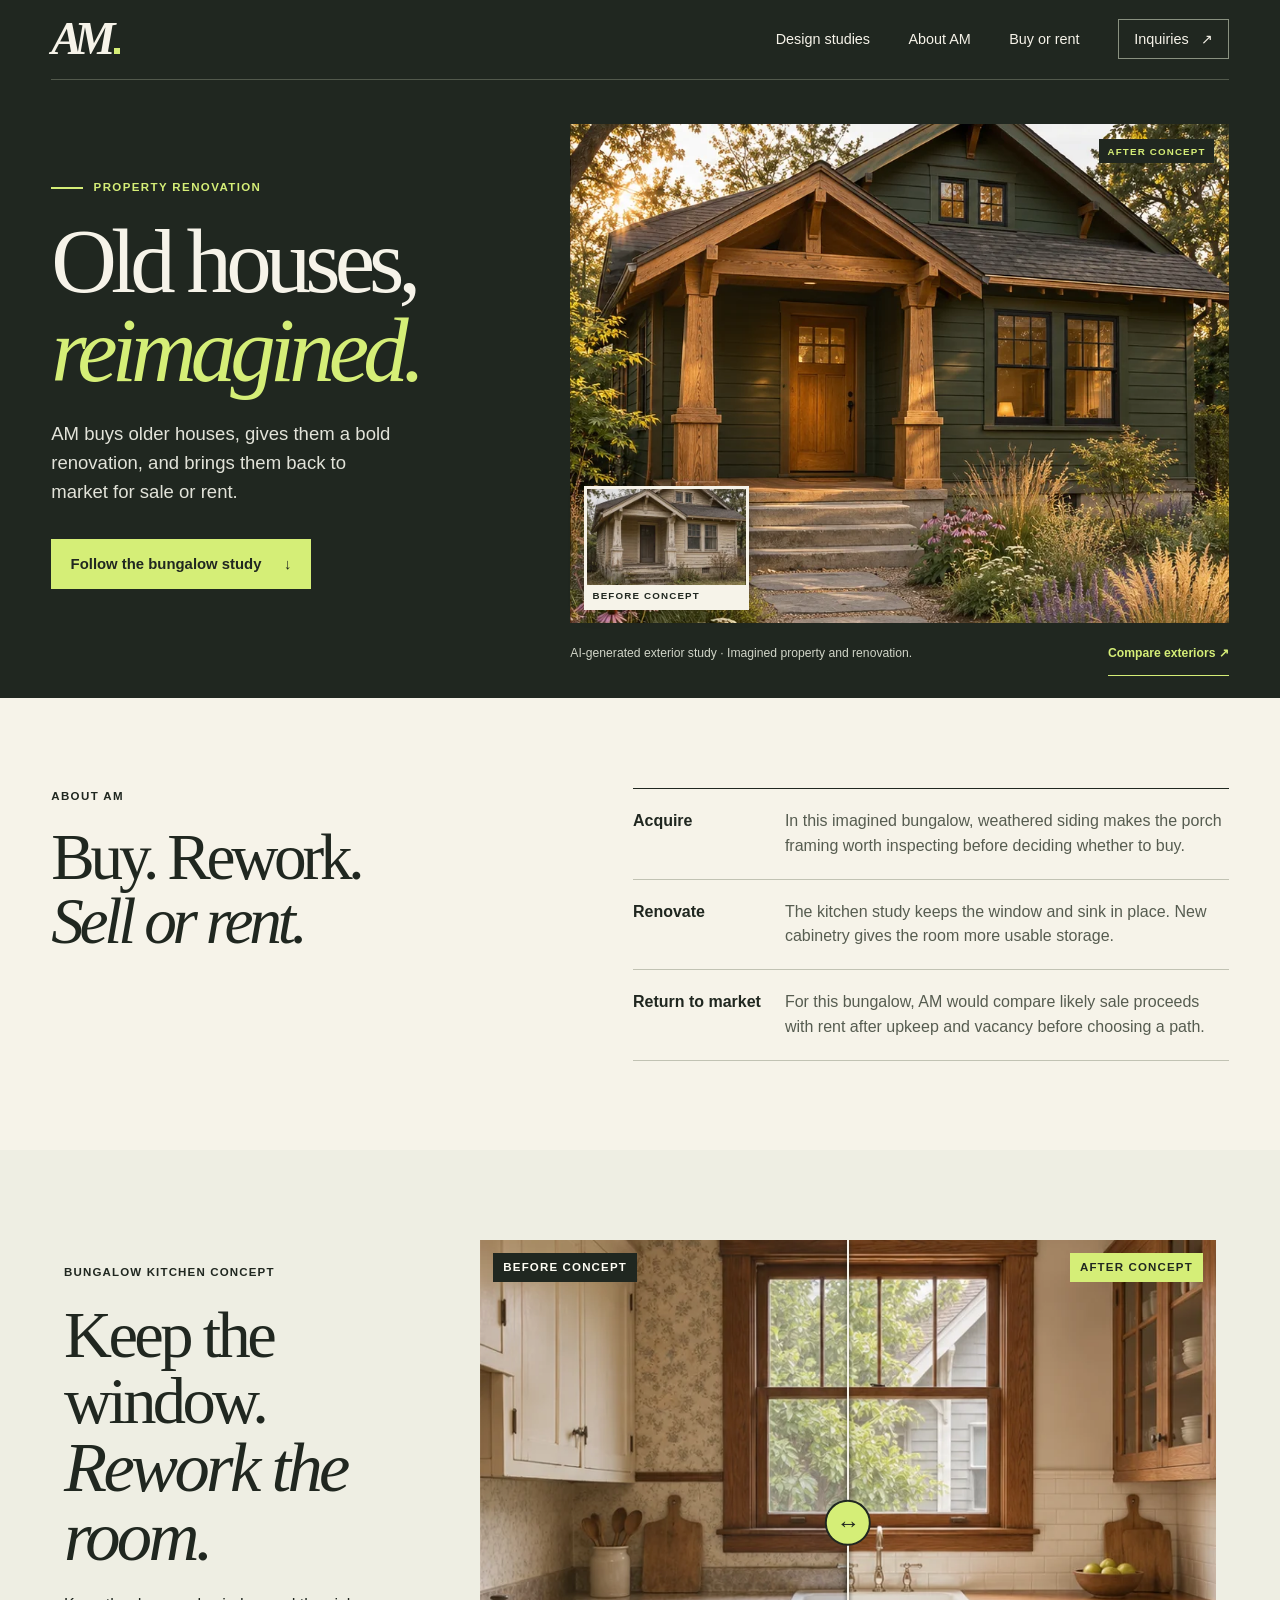
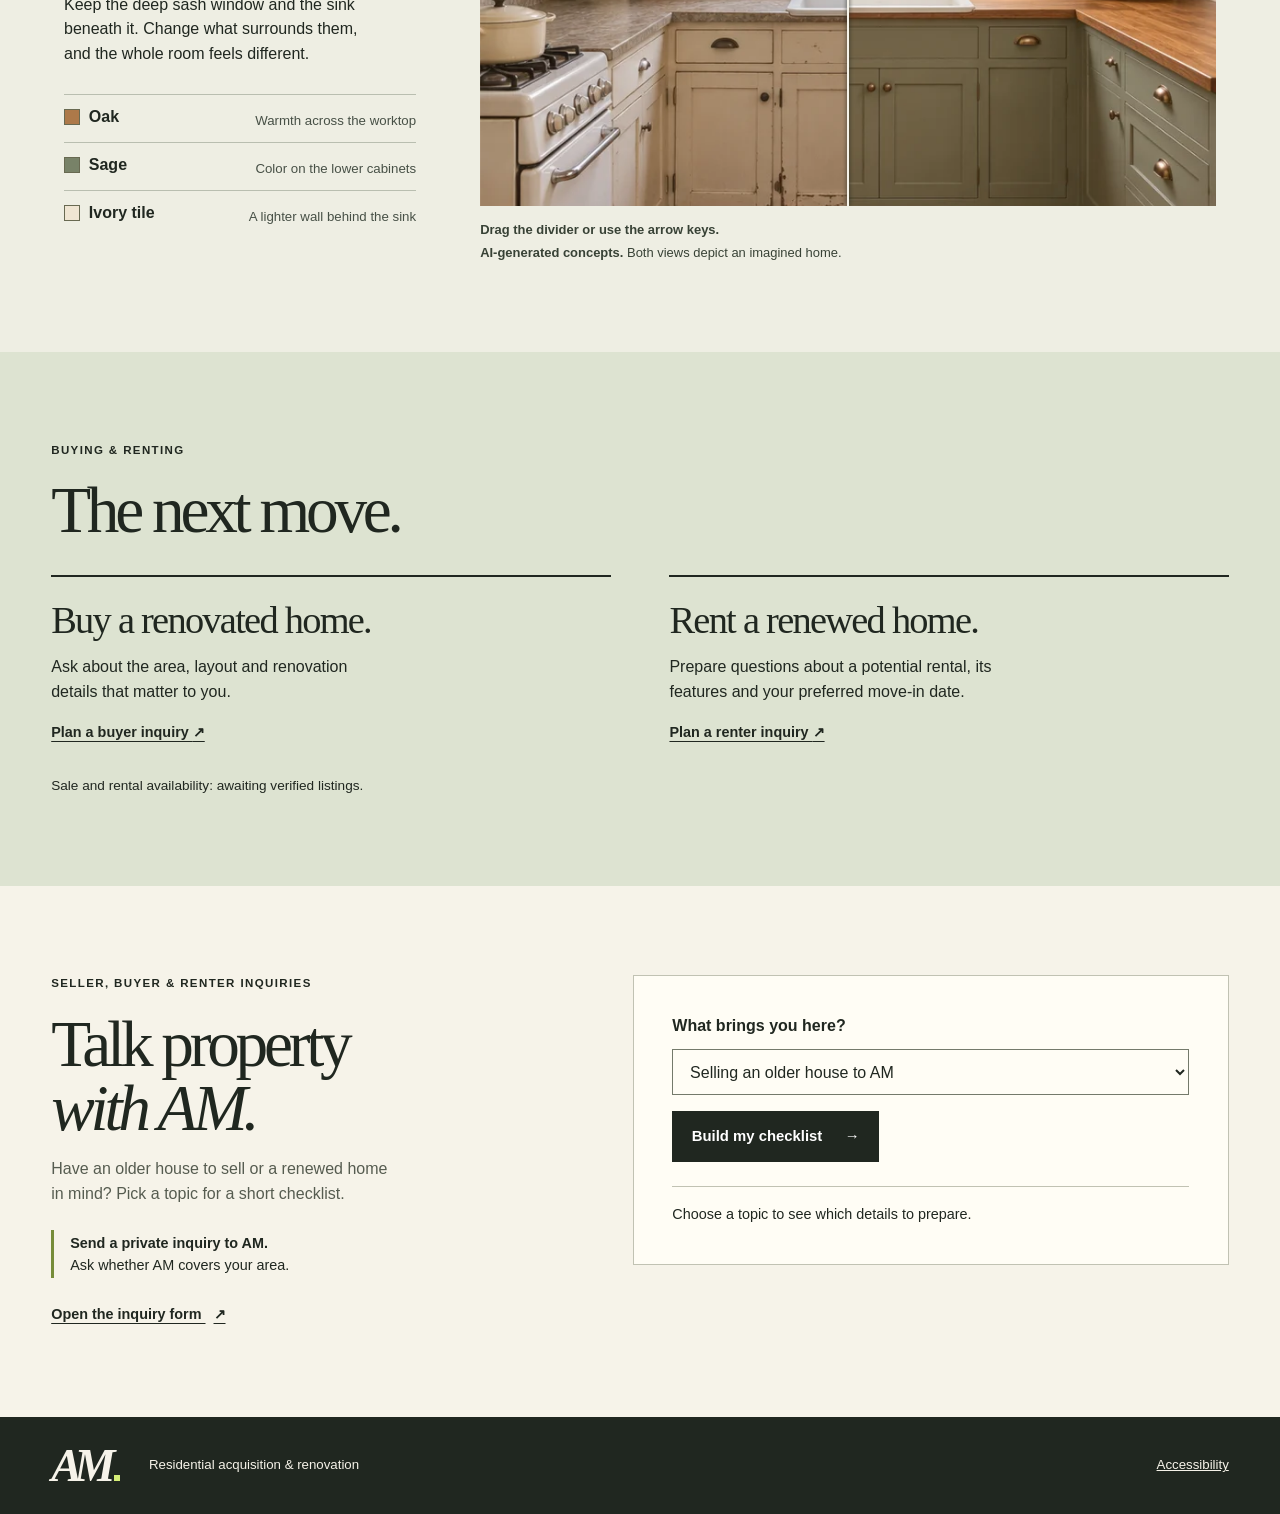
<file: index.html>
<!doctype html>
<html lang="en">
<head>
  <meta charset="utf-8">
  <meta name="viewport" content="width=device-width, initial-scale=1">
  <meta name="robots" content="noindex,nofollow">
  <meta name="description" content="AM buys older houses, renovates them and brings them back to market for sale or rent. Explore illustrated renovation concepts.">
  <title>AM | Older houses, reimagined</title>
  <link rel="stylesheet" href="styles.css">
  <link rel="stylesheet" href="gallery.css">
  <script src="app.js" defer></script>
  <script src="gallery.js" defer></script>
</head>
<body>
  <a class="skip" href="#main">Skip to content</a>
  <header class="masthead">
    <div class="wrap masthead-inner">
      <a class="brand" href="./" aria-label="AM home">AM<span class="brand-dot" aria-hidden="true"></span></a>
      <nav aria-label="Main navigation">
        <a href="#gallery">Design studies</a>
        <a href="#about">About AM</a>
        <a href="#homes">Buy or rent</a>
        <a class="nav-action" href="#inquiry">Inquiries <span aria-hidden="true">↗</span></a>
      </nav>
    </div>
  </header>
  <main id="main">
    <section class="hero" aria-labelledby="hero-title">
      <div class="wrap hero-layout">
        <div class="hero-copy">
          <p class="eyebrow"><span class="keyline" aria-hidden="true"></span> Property renovation</p>
          <h1 id="hero-title">Old houses,<br><em>reimagined.</em></h1>
          <p class="hero-lead">AM buys older houses, gives them a bold renovation, and brings them back to market for sale or rent.</p>
          <a class="button button-lime" href="#about">Follow the bungalow study <span aria-hidden="true">↓</span></a>
        </div>
        <figure class="hero-study">
          <div class="hero-art">
            <img class="after-img" src="assets/exterior-after.webp" alt="AI concept of a restored bungalow with a deep green exterior and a renewed porch." width="887" height="887" fetchpriority="high">
            <span class="photo-tab after-tab">After concept</span>
            <div class="before-frame"><button class="thumb-trigger" type="button" aria-label="Compare bungalow exteriors" aria-haspopup="dialog" hidden></button>
              <img src="assets/exterior-before.webp" alt="AI concept of the same bungalow before renovation, with weathered siding." width="384" height="384">
              <span class="photo-tab">Before concept</span>
            </div>
          </div>
          <figcaption>AI-generated exterior study · Imagined property and renovation.
            <button class="expand-study" id="open-exterior" type="button" aria-haspopup="dialog" hidden>Compare exteriors <span aria-hidden="true">↗</span></button>
          </figcaption>
        </figure>
      </div>
    </section>
    <dialog class="exterior-dialog" id="exterior-dialog" aria-labelledby="exterior-title">
      <div class="dialog-heading">
        <h2 id="exterior-title">Exterior comparison</h2>
        <form method="dialog"><button class="dialog-close" autofocus>Close</button></form>
      </div>
      <figure>
        <img src="assets/exterior-study.webp" loading="lazy" width="1500" height="750" alt="Side-by-side bungalow concepts, from peeling cream clapboards to forest-green siding, oak porch posts and a stone path.">
        <div class="exterior-labels"><span>Before concept</span><span>After concept</span></div>
        <figcaption>AI-generated concepts. Both views depict an imagined property and renovation.</figcaption>
      </figure>
    </dialog>
    <section class="process wrap" id="about" aria-labelledby="process-title">
      <div class="process-heading">
        <p class="eyebrow">About AM</p>
        <h2 id="process-title">Buy. Rework.<br><em>Sell or rent.</em></h2>
      </div>
      <dl class="process-list">
        <div><dt>Acquire</dt><dd>In this imagined bungalow, weathered siding makes the porch framing worth inspecting before deciding whether to buy.</dd></div>
        <div><dt>Renovate</dt><dd>The kitchen study keeps the window and sink in place. New cabinetry gives the room more usable storage.</dd></div>
        <div><dt>Return to market</dt><dd>For this bungalow, AM would compare likely sale proceeds with rent after upkeep and vacancy before choosing a path.</dd></div>
      </dl>
    </section>
<section class="renovation-study" id="gallery" aria-labelledby="gallery-title">
  <div class="study-layout">
    <div class="study-copy">
      <p class="study-kicker">Bungalow kitchen concept</p>
      <h2 id="gallery-title">Keep the window.<br><em>Rework the room.</em></h2>
      <p class="study-intro">Keep the deep sash window and the sink beneath it. Change what surrounds them, and the whole room feels different.</p>

    </div>
    <figure class="kitchen-study">
      <div class="study-view">
        <div class="study-scene study-original">
          <img src="assets/kitchen-study.webp" loading="lazy" decoding="async" width="1600" height="800" alt="Before concept: chipped cream cabinets, worn laminate and floral wallpaper around the sink.">
          <span class="study-label">Before concept</span>
        </div>
        <div class="study-scene study-renewed">
          <img src="assets/kitchen-study.webp" loading="lazy" decoding="async" width="1600" height="800" alt="After concept: the same sash window framed by oak cabinets, ivory tile and sage-painted drawers.">
          <span class="study-label">After concept</span>
        </div>
        <div class="study-divider" aria-hidden="true" hidden><span>↔</span></div>
        <input type="range" id="kitchen-reveal" min="0" max="100" step="1" value="50" aria-label="Compare before and after kitchen concepts" aria-describedby="kitchen-guide" hidden>
      </div>
      <figcaption>
        <span id="kitchen-guide" hidden>Drag the divider or use the arrow keys.</span>
        <span><strong>AI-generated concepts.</strong> Both views depict an imagined home.</span>
      </figcaption>
    </figure>
      <dl class="study-palette">
        <div><dt><i class="swatch swatch-oak" aria-hidden="true"></i>Oak</dt><dd>Warmth across the worktop</dd></div>
        <div><dt><i class="swatch swatch-sage" aria-hidden="true"></i>Sage</dt><dd>Color on the lower cabinets</dd></div>
        <div><dt><i class="swatch swatch-ivory" aria-hidden="true"></i>Ivory tile</dt><dd>A lighter wall behind the sink</dd></div>
      </dl>
  </div>
</section>
    <section class="paths-section" id="homes" aria-labelledby="homes-title">
      <div class="wrap">
        <p class="eyebrow">Buying &amp; renting</p>
        <h2 id="homes-title">The next move.</h2>
        <div class="paths">
          <article><h3>Buy a renovated home.</h3><p>Ask about the area, layout and renovation details that matter to you.</p><a href="#inquiry" data-topic="buy">Plan a buyer inquiry <span aria-hidden="true">↗</span></a></article>
          <article><h3>Rent a renewed home.</h3><p>Prepare questions about a potential rental, its features and your preferred move-in date.</p><a href="#inquiry" data-topic="rent">Plan a renter inquiry <span aria-hidden="true">↗</span></a></article>
        </div>
        <p class="availability-note">Sale and rental availability: awaiting verified listings.</p>
      </div>
    </section>
    <section class="inquiry wrap" id="inquiry" aria-labelledby="inquiry-title">
      <div><p class="eyebrow">Seller, buyer &amp; renter inquiries</p>
        <h2 id="inquiry-title">Talk property<br><em>with AM.</em></h2>
        <p class="measure">Have an older house to sell or a renewed home in mind? Pick a topic for a short checklist.</p>
        <p class="notice"><strong>Send a private inquiry to AM.</strong><br>Ask whether AM covers your area.</p>
        <a class="text-link" href="inquiry/">Open the inquiry form <span aria-hidden="true">↗</span></a>
      </div>
      <div class="planner">
        <label for="interest">What brings you here?</label>
        <select id="interest">
          <option value="sell">Selling an older house to AM</option>
          <option value="buy">Buying a renovated home</option>
          <option value="rent">Renting a home</option>
        </select>
        <button class="button" id="prepare" type="button">Build my checklist <span aria-hidden="true">→</span></button>
        <div id="checklist" aria-live="polite" role="status"><p>Choose a topic to see which details to prepare.</p></div>
        <noscript><p>JavaScript is off. Prepare your general area, timing and questions about the house.</p></noscript>
      </div>
    </section>
  </main>
  <footer><div class="wrap footer-inner">
    <a class="brand" href="./" aria-label="AM home">AM<span class="brand-dot" aria-hidden="true"></span></a>
    <span>Residential acquisition &amp; renovation</span>
    <a href="accessibility/">Accessibility</a>
  </div></footer>
</body>
</html>
</file>
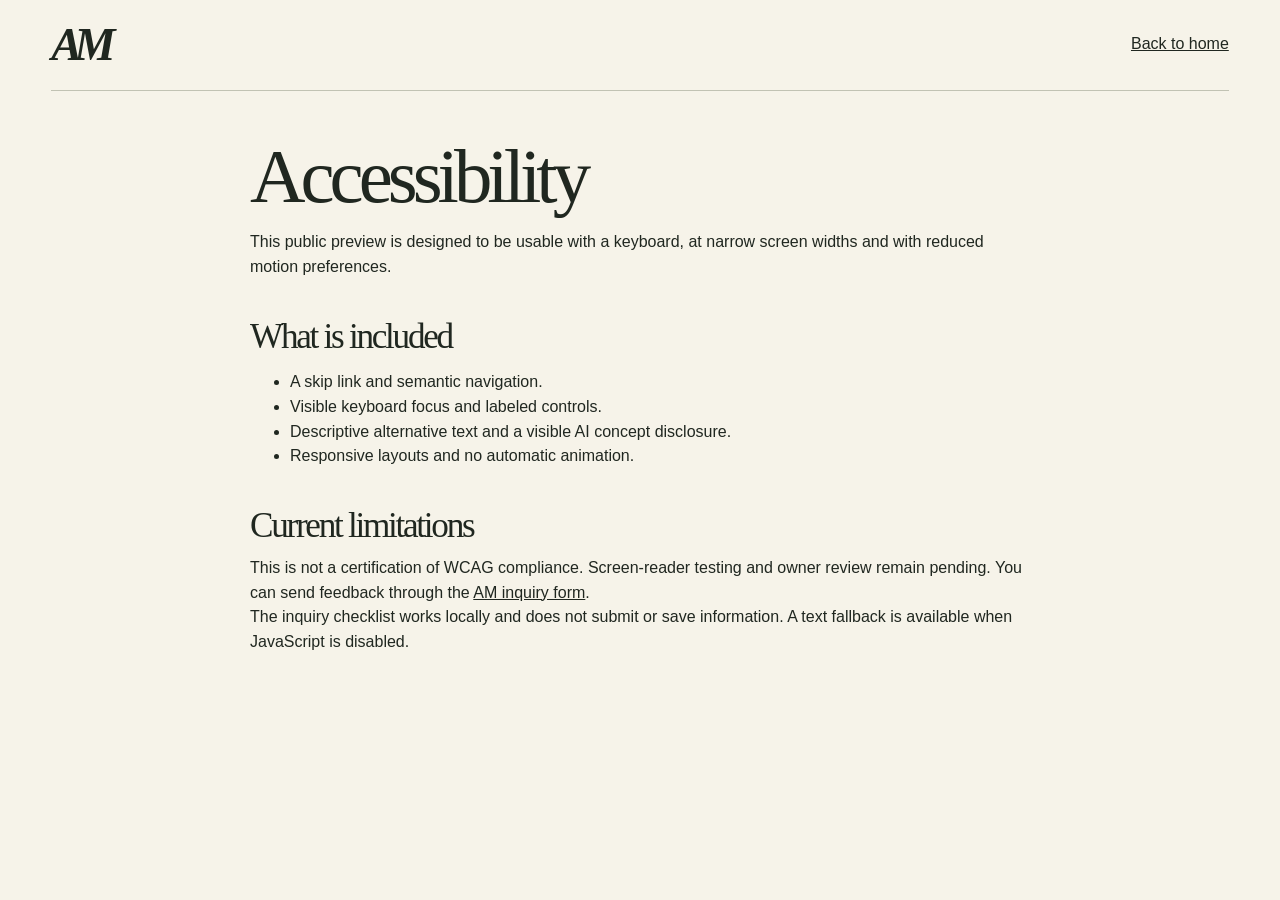
<file: accessibility/index.html>
<!doctype html><html lang="en"><head><meta charset="utf-8"><meta name="viewport" content="width=device-width,initial-scale=1"><meta name="robots" content="noindex,nofollow"><title>Accessibility | AM</title><link rel="stylesheet" href="../styles.css"></head><body><a class="skip" href="#main">Skip to content</a><header class="wrap"><a class="brand" href="../">AM<span>Homes, renewed.</span></a><a href="../">Back to home</a></header><main id="main" class="wrap statement"><h1>Accessibility</h1><p>This public preview is designed to be usable with a keyboard, at narrow screen widths and with reduced motion preferences.</p><h2>What is included</h2><ul><li>A skip link and semantic navigation.</li><li>Visible keyboard focus and labeled controls.</li><li>Descriptive alternative text and a visible AI concept disclosure.</li><li>Responsive layouts and no automatic animation.</li></ul><h2>Current limitations</h2><p>This is not a certification of WCAG compliance. Screen-reader testing and owner review remain pending. You can send feedback through the <a href="../inquiry/">AM inquiry form</a>.</p><p>The inquiry checklist works locally and does not submit or save information. A text fallback is available when JavaScript is disabled.</p></main></body></html>
</file>
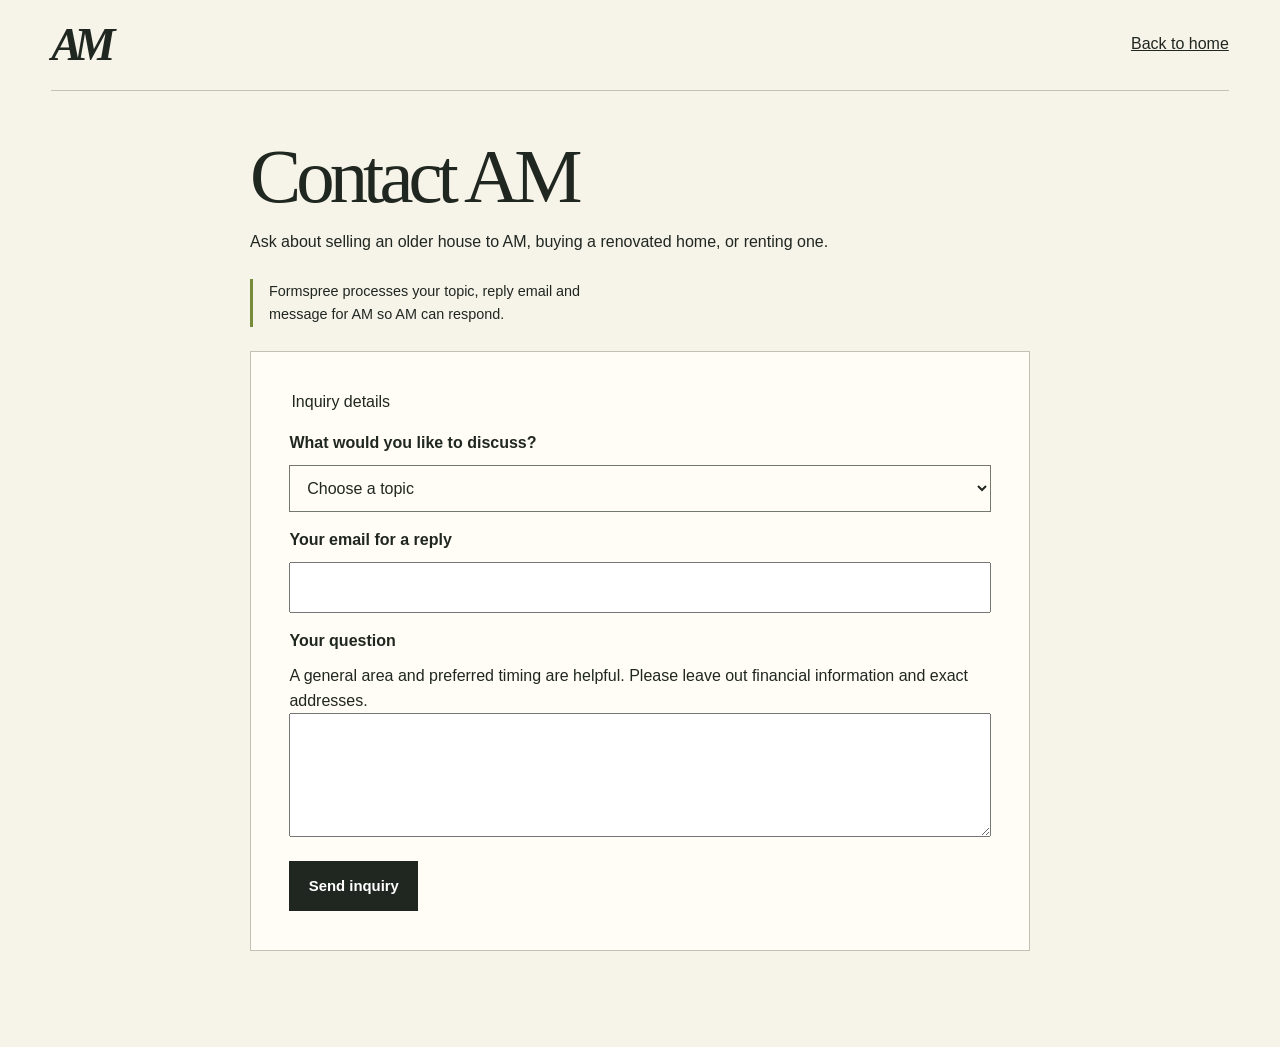
<file: inquiry/index.html>
<!doctype html>
<html lang="en">
<head>
  <meta charset="utf-8">
  <meta name="viewport" content="width=device-width, initial-scale=1">
  <meta name="robots" content="noindex,nofollow">
  <title>Property inquiries | AM</title>
  <link rel="stylesheet" href="../styles.css">
  <style>
    fieldset { margin: 0; border: 0; padding: 0; }
    legend { margin-bottom: 1rem; }
    input, textarea { box-sizing: border-box; width: 100%; font: inherit; padding: .7rem; margin-bottom: 1rem; }
    textarea { resize: vertical; }
    #delivery-status:not(:empty) { margin-block: 1.25rem .5rem; border-left: 3px solid #788268; padding-left: .8rem; }
    button:disabled { cursor: default; }
  </style>
  <script src="topic.js" defer></script>
</head>
<body>
  <a class="skip" href="#main">Skip to content</a>
  <header class="wrap"><a class="brand" href="../" aria-label="AM home">AM</a><a href="../">Back to home</a></header>
  <main class="wrap statement" id="main">
    <h1>Contact AM</h1>
    <p>Ask about selling an older house to AM, buying a renovated home, or renting one.</p>
    <p class="notice">Formspree processes your topic, reply email and message for AM so AM can respond.</p>
    <form class="planner" method="post" action="https://formspree.io/f/mreroovo">
      <fieldset>
        <legend>Inquiry details</legend>
        <label for="topic">What would you like to discuss?</label>
        <select name="topic" id="topic" required>
          <option value="">Choose a topic</option>
          <option value="Seller">Selling a house to AM</option>
          <option value="Buyer">Buying a home</option>
          <option value="Renter">Renting a home</option>
        </select>
        <label for="email">Your email for a reply</label>
        <input type="email" autocomplete="email" name="email" id="email" maxlength="254" required>
        <label for="message">Your question</label>
        <p id="hint">A general area and preferred timing are helpful. Please leave out financial information and exact addresses.</p>
        <textarea name="message" id="message" rows="4" maxlength="2000" aria-describedby="hint" required></textarea>
        <button class="button" type="submit">Send inquiry</button>
      </fieldset>
      <p id="delivery-status" role="status" aria-live="polite"></p>
      <a href="../" id="delivery-home" hidden>Return to AM</a>
    </form>
  </main>
</body>
</html>
</file>
<file: styles.css>
:root {
  color-scheme: light;
  --ink: #202720;
  --paper: #f6f3e9;
  --lime: #d5ee77;
  --faded: #565c50;
  --rule: #c1c2b3;
  --white: #fffdf5;
  --serif: Georgia, "Times New Roman", serif;
}
* { box-sizing: border-box; }
html { scroll-padding-top: 20px; }
body { margin: 0; background: var(--paper); color: var(--ink); font: 1rem/1.55 Arial, Helvetica, sans-serif; }
a { color: inherit; }
button, input, select, textarea { font: inherit; }
img { display: block; max-width: 100%; }
p, h1, h2, h3, figure, dl, dd { margin: 0; }
h1, h2 { font-family: var(--serif); font-weight: 400; letter-spacing: -.065em; line-height: .98; }
h2 { font-size: clamp(2.85rem, 5.1vw, 5.2rem); }
h2 em { font-weight: 400; }
:focus-visible { outline: 3px solid #c25c23; outline-offset: 4px; }
.skip { position: absolute; top: -8rem; left: 1rem; z-index: 10; padding: .75rem; background: white; color: var(--ink); }
.skip:focus { top: .5rem; }
.wrap { width: min(1360px, 92%); margin-inline: auto; }
.masthead, .hero, footer { background: var(--ink); color: var(--paper); }
.masthead-inner, .footer-inner { display: flex; align-items: center; justify-content: space-between; gap: 1.25rem; }
.masthead-inner { padding-block: 1.15rem; border-bottom: 1px solid #52594c; }
.brand { display: inline-flex; align-items: baseline; flex: none; text-decoration: none; font: italic 900 2.9rem/.9 var(--serif); letter-spacing: -.17em; padding-right: .2em; }
.brand-dot { background: var(--lime); width: .13em; height: .13em; margin-left: .13em; }
nav { display: flex; align-items: center; gap: clamp(1rem, 3vw, 3.5rem); }
nav a { font-size: .9rem; text-decoration: none; padding-block: .45rem; }
nav a:hover, .text-link:hover, .paths a:hover { text-decoration: underline; text-underline-offset: 4px; }
nav .nav-action { border: 1px solid #899180; padding: .5rem .95rem; }
.nav-action span, .text-link span { margin-left: .5rem; }
.hero { padding: clamp(1.5rem, 3.5vw, 3.6rem) 0 1.4rem; }
.hero-layout { display: grid; grid-template-columns: .85fr 1.15fr; gap: 2.75%; align-items: center; }
.hero-copy { padding-bottom: 2rem; }
.eyebrow, .photo-tab { font-size: .72rem; font-weight: 700; letter-spacing: .12em; text-transform: uppercase; }
.eyebrow { display: flex; align-items: center; gap: .65rem; margin-bottom: 1.25rem; }
.hero .eyebrow { color: var(--lime); }
.keyline { width: 2rem; height: 2px; background: currentColor; }
.hero h1 { font-size: clamp(3.8rem, 7.1vw, 7.3rem); }
.hero h1 em { color: var(--lime); font-weight: 400; }
.hero-lead { max-width: 34ch; color: #e2e3d9; font-size: clamp(1.05rem, 1.45vw, 1.28rem); margin: 1.6rem 0 2rem; }
.button { display: inline-flex; align-items: center; justify-content: space-between; gap: 1.4rem; min-height: 48px; background: var(--ink); border: 1px solid var(--ink); padding: .8rem 1.15rem; color: white; font-size: .93rem; font-weight: 700; text-decoration: none; cursor: pointer; }
.button-lime { background: var(--lime); border-color: var(--lime); color: var(--ink); }
.button:hover { filter: brightness(1.08); }
.hero-study { min-width: 0; }
.hero-art { position: relative; aspect-ratio: 1.32; background: #303a2e; }
.after-img { height: 100%; width: 100%; object-fit: cover; object-position: center 55%; }
.photo-tab { display: inline-block; padding: .3rem .55rem; background: var(--paper); color: var(--ink); font-size: .61rem; }
.after-tab { position: absolute; top: .9rem; right: .9rem; background: var(--ink); color: var(--lime); }
.before-frame { position: absolute; bottom: .85rem; left: .85rem; width: clamp(85px, 25%, 180px); background: var(--paper); border: 3px solid var(--paper); box-shadow: 0 3px 14px #0005; }
.before-frame img { width: 100%; height: auto; aspect-ratio: 1.65; object-fit: cover; }
.before-frame .photo-tab { display: block; padding: .2rem .35rem; }
.hero-study figcaption { margin-top: .55rem; font-size: .76rem; color: #d1d5c8; }
.process, .inquiry { display: grid; grid-template-columns: .9fr 1.1fr; gap: 8%; align-items: start; padding-block: clamp(3.5rem, 7vw, 6.5rem); }
.process-list { border-top: 1px solid var(--ink); }
.process-list div { display: grid; grid-template-columns: 8.5rem 1fr; gap: 1rem; border-bottom: 1px solid var(--rule); padding: 1.25rem 0; }
.process-list dt { font-weight: bold; }
.process-list dd, .measure { color: var(--faded); }
.paths-section { background: #dde3d1; padding-block: clamp(3.5rem, 7vw, 6rem); }
.paths { display: grid; grid-template-columns: 1fr 1fr; gap: 5%; margin-block: 2rem 1.25rem; }
.paths article { padding: 1.35rem 0 .6rem; border-top: 2px solid var(--ink); }
.paths h3 { font: normal clamp(1.75rem, 3vw, 2.75rem)/1.1 var(--serif); letter-spacing: -.045em; }
.paths p { margin: .85rem 0 1rem; max-width: 38ch; }
.paths a, .text-link { font-size: .9rem; font-weight: bold; text-underline-offset: 4px; }
.availability-note { font-size: .85rem; }
.measure { max-width: 39ch; margin: 1rem 0; }
.notice { padding: .1rem 0 .1rem 1rem; margin: 1.5rem 0; border-left: 3px solid #768c39; font-size: .9rem; max-width: 42ch; }
.planner { background: var(--white); border: 1px solid var(--rule); padding: clamp(1.35rem, 3vw, 2.8rem); }
label { display: block; font-weight: 700; margin-bottom: .6rem; }
select { display: block; width: 100%; padding: .8rem; border: 1px solid #747a6b; background: var(--white); color: var(--ink); border-radius: 0; margin-bottom: 1rem; }
#checklist { border-top: 1px solid var(--rule); margin-top: 1.5rem; padding-top: 1rem; font-size: .9rem; }
#checklist ul { padding-left: 1.2rem; }
.footer-inner { padding-block: 1.75rem; font-size: .83rem; }
.footer-inner > span { margin-right: auto; }
.statement { max-width: 780px; padding-block: 3rem 6rem; }
.statement h1 { font-size: clamp(3rem, 6vw, 5rem); margin-bottom: 1rem; }
.statement h2 { font-size: 2.2rem; margin: 2.5rem 0 .75rem; }
.statement .planner { margin-top: 1rem; }
header.wrap { display: flex; justify-content: space-between; align-items: center; padding-block: 1.5rem; border-bottom: 1px solid var(--rule); }
header.wrap .brand span { display: none; }
@media (max-width: 800px) {
  .hero-layout { grid-template-columns: .85fr 1fr; }
  .hero h1 { font-size: clamp(3rem, 7.3vw, 4.2rem); }
  .process-list div { grid-template-columns: 1fr; gap: .35rem; }
}
@media (max-width: 680px) {
  .wrap { width: 90%; }
  .masthead-inner { gap: .7rem; flex-wrap: wrap; }
  nav { gap: .3rem 1rem; flex-wrap: wrap; }
  nav a { font-size: .82rem; }
  nav .nav-action { border: 0; padding: .45rem 0; color: var(--lime); }
  .hero-layout, .process, .inquiry, .paths { grid-template-columns: 1fr; }
  .hero { padding-top: 2.4rem; }
  .hero h1 { font-size: clamp(3.25rem, 13vw, 5.3rem); }
  .hero-copy { padding: 0 0 1.5rem; }
  .hero-layout { gap: 0; }
  .hero-lead { margin: 1rem 0 1.25rem; }
  .hero-art { aspect-ratio: 1.3; }
  .process, .inquiry { gap: 1.8rem; }
  .paths { gap: 1rem; }
  .footer-inner { flex-wrap: wrap; }
}
@media (prefers-reduced-motion: reduce) {
  *, *::before, *::after { scroll-behavior: auto !important; }
}

.hero-study figcaption { display: flex; align-items: baseline; flex-wrap: wrap; justify-content: space-between; gap: .25rem 1rem; }
.expand-study { background: transparent; color: var(--lime); border: 0; border-bottom: 1px solid currentColor; padding: .2rem 0; font-weight: bold; cursor: pointer; }
.exterior-dialog { width: min(96%, 1200px); max-height: 92vh; overflow: auto; padding: clamp(.8rem, 2vw, 1.6rem); border: 0; background: var(--paper); color: var(--ink); }
.exterior-dialog::backdrop { background: rgb(15 20 16 / 85%); }
.dialog-heading, .exterior-labels { display: flex; justify-content: space-between; align-items: center; gap: 1rem; }
.dialog-heading { margin-bottom: .9rem; }
.dialog-heading h2 { font-size: clamp(1.65rem, 3.5vw, 3.5rem); }
.dialog-close { padding: .5rem 1rem; cursor: pointer; background: var(--ink); color: var(--white); border: 0; }
.exterior-labels { background: var(--ink); color: var(--paper); padding: .4rem .75rem; font-weight: 700; font-size: .82rem; }
.exterior-dialog figcaption { margin-top: .75rem; font-size: .85rem; }

.thumb-trigger { position: absolute; inset: 0; z-index: 1; background: transparent; border: 0; cursor: pointer; }
.expand-study { min-height: 44px; }
</file>
<file: gallery.css>
/* Each half of the source diptych is its own square scene. */
.renovation-study {
  color: #202720;
  background: #eeeee3;
  padding: clamp(3.25rem, 7vw, 7.5rem) 0;
}
.study-layout {
  display: grid;
  width: min(90%, 80rem);
  margin-inline: auto;
  grid-template-columns: minmax(15rem, .67fr) minmax(0, 1.4fr);
  gap: clamp(2rem, 5vw, 6rem);
  align-items: center;
}
.study-kicker, .study-label {
  font: 700 .72rem/1.3 Arial, sans-serif;
  letter-spacing: .1em;
  text-transform: uppercase;
}
.study-kicker { margin: 0 0 1.4rem; }
.renovation-study h2 {
  margin: 0;
  font-size: clamp(2.9rem, 5.2vw, 5.3rem);
  line-height: .98;
  letter-spacing: -.055em;
}
.renovation-study h2 em { display: block; font: italic 1.06em/.98 Georgia, serif; }
.study-intro { max-width: 34ch; margin: 1.35rem 0 1.7rem; line-height: 1.55; }
.study-palette { margin: 0; }
.study-palette > div {
  display: flex;
  align-items: baseline;
  justify-content: space-between;
  flex-wrap: wrap;
  gap: .3rem .65rem;
  padding-block: .62rem;
  border-top: 1px solid #b9beb0;
}
.study-palette dt { display: flex; align-items: center; gap: .55rem; font-weight: 700; }
.study-palette dd { color: #475046; margin: 0; font-size: .83rem; }
.swatch { display: inline-block; width: 1rem; height: 1rem; border: 1px solid #686951; }
.swatch-oak { background: #ad7949; }
.swatch-sage { background: #788268; }
.swatch-ivory { background: #efe5d2; }
.renovation-study .kitchen-study { margin: 0; min-width: 0; }
.study-view {
  position: relative;
  display: grid;
  grid-template-columns: repeat(2, minmax(0, 1fr));
  background: #22261d;
}
.study-scene { position: relative; aspect-ratio: 1; overflow: hidden; }
.study-scene img {
  position: absolute;
  display: block;
  width: 200%;
  max-width: none;
  height: auto;
  top: 50%;
  transform: translateY(-50%);
}
.study-original img { left: 0; }
.study-renewed img { right: 0; }
.study-label {
  position: absolute;
  inset-block-start: .8rem;
  padding: .45rem .65rem;
  background: #202720;
  color: #fffef5;
  white-space: nowrap;
}
.study-original .study-label { inset-inline-start: .8rem; }
.study-renewed .study-label { inset-inline-end: .8rem; color: #202720; background: #d5ee77; }
.kitchen-study[data-enhanced] .study-view { aspect-ratio: 1.3; display: block; overflow: hidden; }
.kitchen-study[data-enhanced] .study-scene { position: absolute; inset: 0; aspect-ratio: auto; }
.kitchen-study[data-enhanced] .study-original {
  z-index: 1;
  clip-path: inset(0 calc(100% - var(--before-width, 50%)) 0 0);
}
.study-divider {
  position: absolute;
  z-index: 2;
  left: var(--before-width, 50%);
  top: 0;
  bottom: 0;
  width: 2px;
  background: #f6f3e9;
  box-shadow: 0 0 4px #202720;
  pointer-events: none;
  transform: translateX(-50%);
}
.study-divider span {
  display: grid;
  place-items: center;
  position: absolute;
  left: 50%;
  top: 50%;
  transform: translate(-50%, -50%);
  width: 2.9rem;
  height: 2.9rem;
  border-radius: 50%;
  border: 2px solid #202720;
  background: #d5ee77;
  color: #202720;
  font: 700 1.45rem/1 Arial, sans-serif;
}
.study-view input[type=range] {
  position: absolute;
  z-index: 3;
  inset: 0;
  width: 100%;
  height: 100%;
  padding: 0;
  margin: 0;
  opacity: 0;
  cursor: ew-resize;
  touch-action: pan-y;
}
.study-view:has(input:focus-visible) { outline: 3px solid #202720; outline-offset: 3px; }
.study-view:has(input:focus-visible) .study-divider span { outline: 3px solid white; outline-offset: 2px; }
.renovation-study .kitchen-study figcaption {
  margin: .85rem 0 0;
  color: #384236;
  font: .81rem/1.5 Arial, sans-serif;
}
#kitchen-guide:not([hidden]) { display: block; margin-bottom: .25rem; font-weight: 700; }
@media (max-width: 760px) {
  .study-layout { grid-template-columns: 1fr; gap: 1.5rem; }
  .study-palette { margin-top: 1rem; }
  .study-copy h2 em { display: inline; }
  .study-intro { margin-bottom: 0; max-width: 48ch; }
}
@media (max-width: 400px) {
  .study-label { font-size: .61rem; padding: .4rem; }
}

@media (min-width: 761px) {
  .study-layout { row-gap: 0; }
  .study-copy { align-self: end; }
  .study-palette { grid-column: 1; grid-row: 2; align-self: start; }
  .kitchen-study { grid-column: 2; grid-row: 1 / span 2; }
}
</file>
